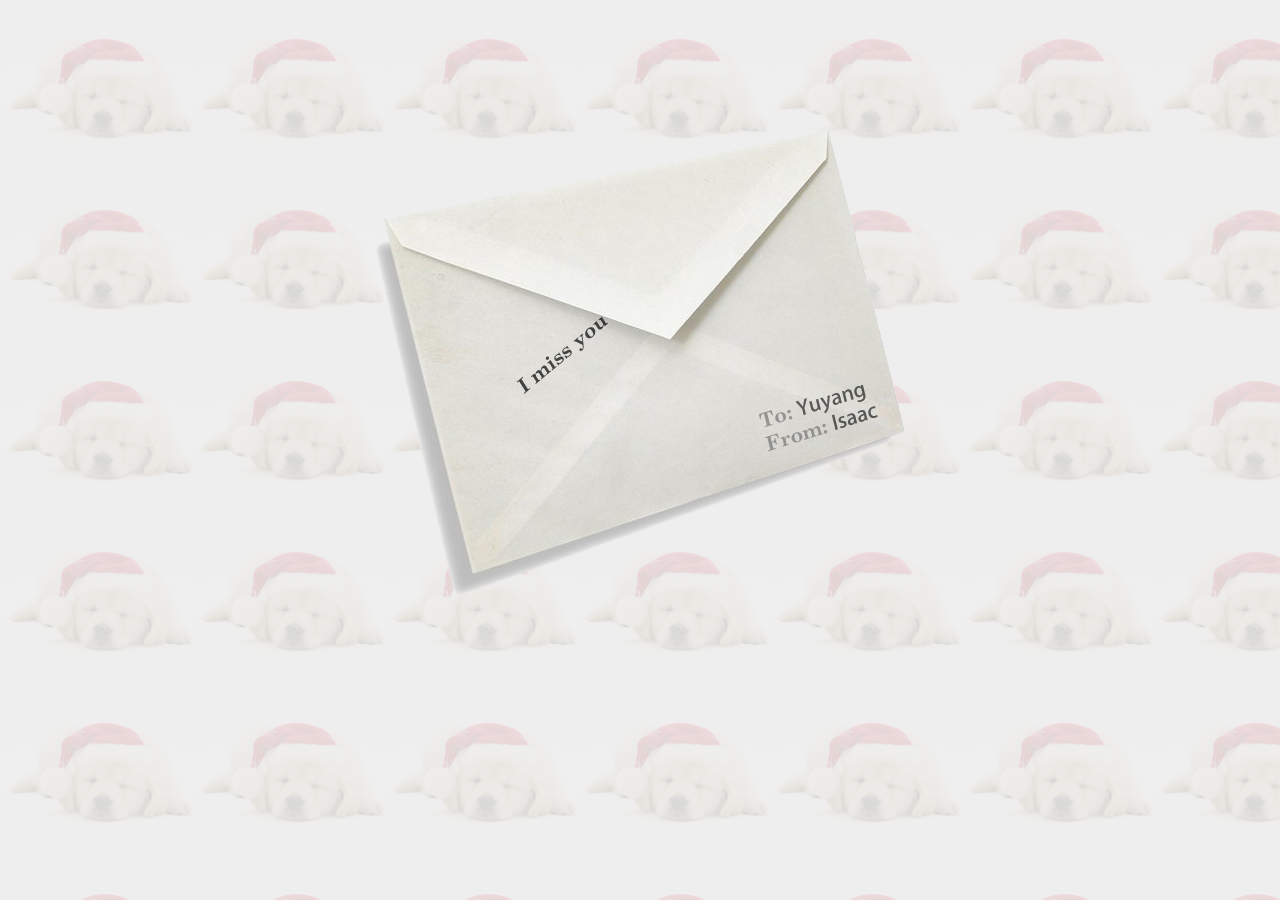
<file: girl/missyou/index.html>
<!DOCTYPE html>
<html>

<head>
  <title>I miss you, girl :)</title>
  <meta charset="UTF-8">

  <style>
    body {
      text-align: center;
      margin: 0px auto;
      background: #eee;
      background-image: url('doggie.png');
    }
    #letterimg {
      background: url('envelope.png');
      background-position: 0px 0px;
      height: 470px;
      width: 530px;
  
      margin: 0px auto;
      margin-top: 10%;
      position: relative;
    }
    #letterimg:hover {
      cursor: pointer;
      background-position: -530px 0px;
    }
  </style>

  <script src="jquery.min.js"></script>
  <script>
    function animateEnvelope() {
      $( "#letterimg" ).animate({
          opacity: 0,
          top: "-300px",
        }, 500, function() {
          window.location = 'letter.pdf'
        });
    }
  </script>
</head>

<body>
  <div id="letterimg" onclick="animateEnvelope();"></a>
</body>

</html>
</file>
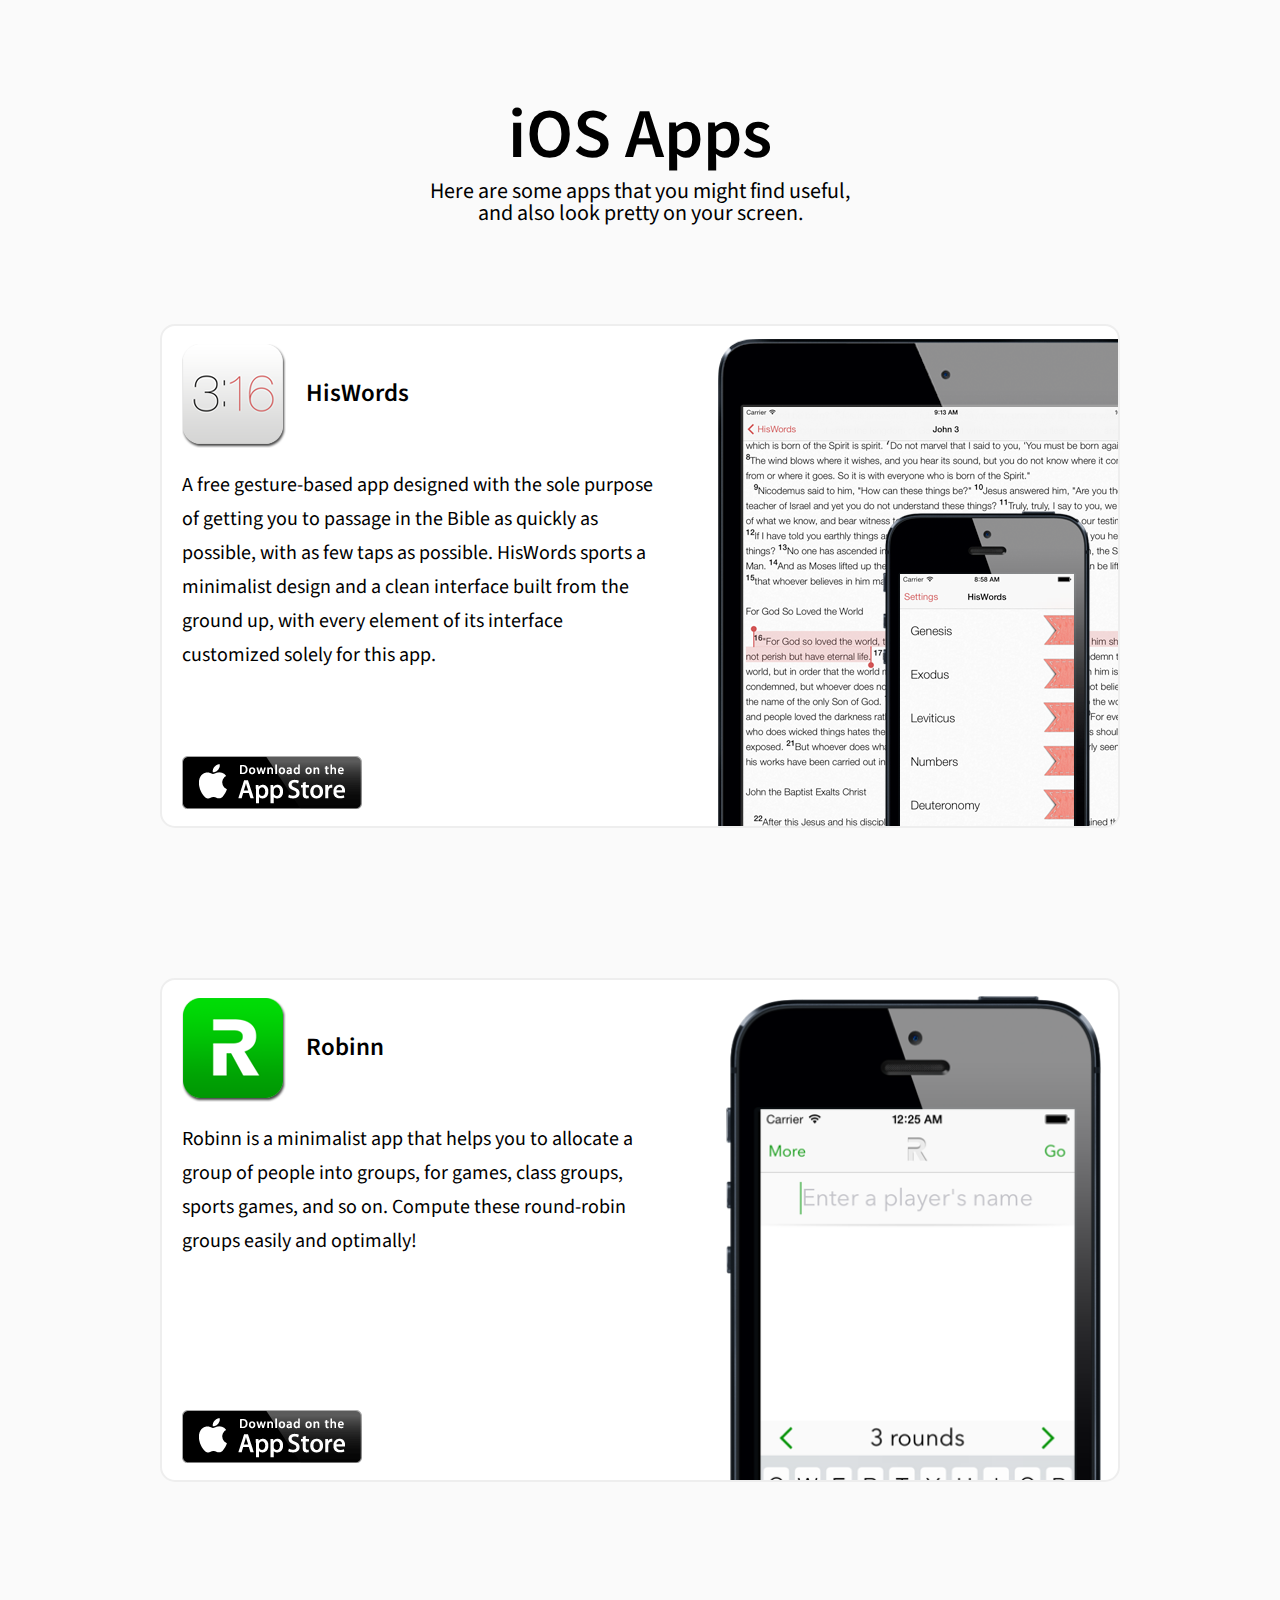
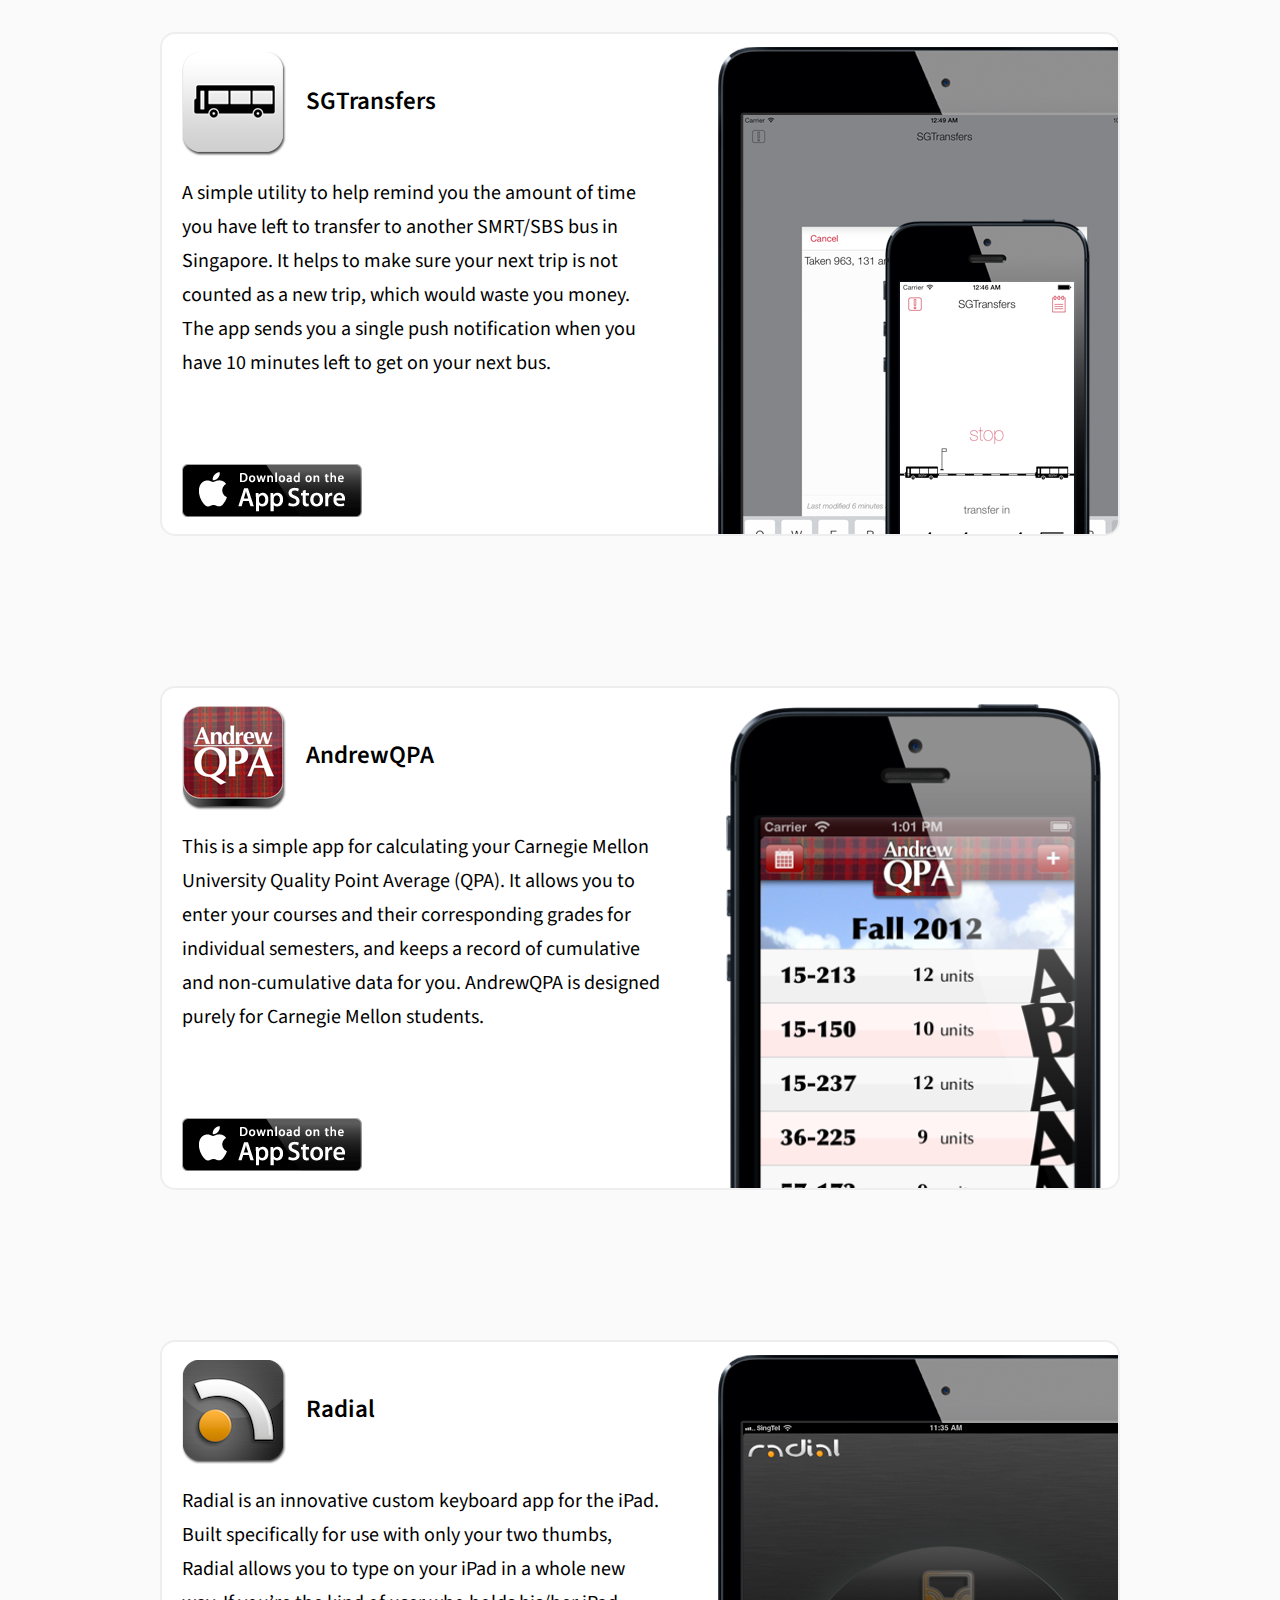
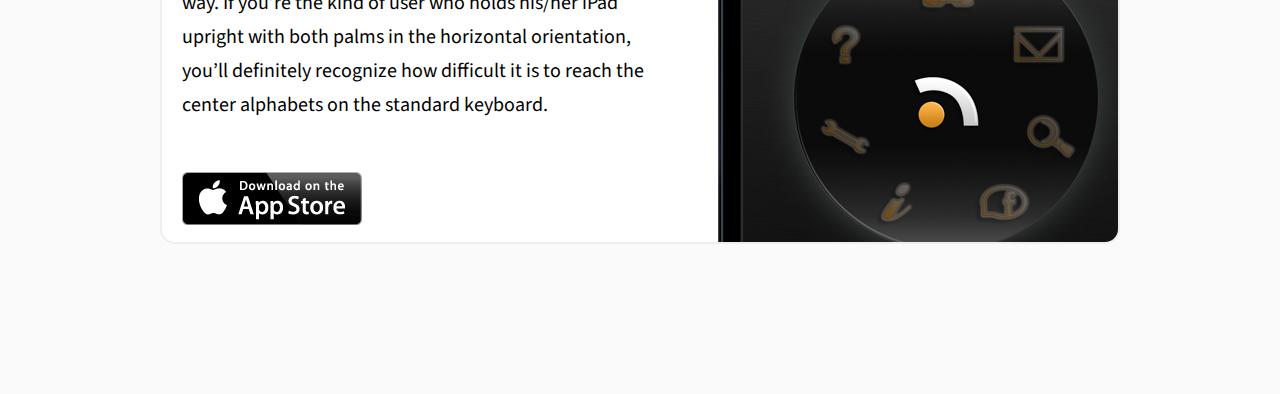
<file: home.html>
<!DOCTYPE html>
<html xmlns="http://www.w3.org/1999/xhtml" xml:lang="en">

<head>
    <!-- Metadata -->
    <title>Isaac Lim - iOS Apps</title>
    <meta http-equiv="Content-Type" content="text/html;charset=UTF-8" />
    <meta name="description" content="Isaac Lim's iOS Apps">

    <!-- CSS -->
    <link rel="stylesheet" type="text/css" href="css/reset.css" />
    <link rel="stylesheet" type="text/css" href="css/styles.css" />
    <link rel="shortcut icon" href="images/favicon.png" type="image/x-icon" />
    <link rel="icon" href="images/favicon.png" type="image/x-icon">

    <!-- Google Fonts -->
    <link href='http://fonts.googleapis.com/css?family=Source+Sans+Pro:400,600' rel='stylesheet' type='text/css'>

    <!-- Google Analytics code -->
    <script type="text/javascript">
        var _gaq = _gaq || [];
        _gaq.push(['_setAccount', 'UA-17401215-1']);
        _gaq.push(['_trackPageview']);

        (function() {
        var ga = document.createElement('script'); ga.type = 'text/javascript'; ga.async = true;
        ga.src = ('https:' == document.location.protocol ? 'https://ssl' : 'http://www') + '.google-analytics.com/ga.js';
        var s = document.getElementsByTagName('script')[0]; s.parentNode.insertBefore(ga, s);
        })();
    </script>
</head>

<body>
    <!-- Header -->
    <div id="nameTitle">
        <h1>iOS Apps</h1>
        <h2>Here are some apps that you might find useful,
            <br>and also look pretty on your screen.</h2>
    </div>

    <!-- Apps -->
    <div class="box" id="HisWords">
        <div class="appMeta">
            <img src="images/icon_hiswords.png" class="appIcon" alt="HisWords" />
            <h2>HisWords</h2>

            <p>A free gesture-based app designed with the sole purpose of getting you to passage in the Bible as quickly as possible, with as few taps as possible. HisWords sports a minimalist design and a clean interface built from the ground up, with every element of its interface customized solely for this app.</p>

            <a href="https://itunes.apple.com/us/app/hiswords/id591316766?mt=8" target="_blank">
                <img src="images/appstoreglossy.png" class="badge" alt="appstore" />
            </a>
        </div>

        <img src="images/ss_hiswords.png" class="appScreeniPad" alt="HisWords" />
    </div>


    <div class="box" id="Robinn">
        <div class="appMeta">
            <img src="images/icon_robinn.png" class="appIcon" alt="Robinn" />
            <h2>Robinn</h2>

            <p>Robinn is a minimalist app that helps you to allocate a group of people into groups, for games, class groups, sports games, and so on. Compute these round-robin groups easily and optimally!</p>

            <a href="https://itunes.apple.com/us/app/robinn/id670403801?mt=8" target="_blank">
                <img src="images/appstoreglossy.png" class="badge" alt="appstore" />
            </a>
        </div>

        <img src="images/ss_robinn.png" class="appScreen" alt="Robinn" />
    </div>


    <div class="box" id="SGTransfers">
        <div class="appMeta">
            <img src="images/icon_sgtransfers.png" class="appIcon" alt="SGTransfers" />
            <h2>SGTransfers</h2>

            <p>A simple utility to help remind you the amount of time you have left to transfer to another SMRT/SBS bus in Singapore. It helps to make sure your next trip is not counted as a new trip, which would waste you money. The app sends you a single push notification when you have 10 minutes left to get on your next bus.</p>

            <a href="https://itunes.apple.com/us/app/sgtransfers/id547871714?mt=8" target="_blank">
                <img src="images/appstoreglossy.png" class="badge" alt="appstore" />
            </a>
        </div>

        <img src="images/ss_sgtransfers.png" class="appScreeniPad" alt="SGTransfers" />
    </div>


    <div class="box" id="AndrewQPA">
        <div class="appMeta">
            <img src="images/icon_andrewqpa.png" class="appIcon" alt="AndrewQPA" />
            <h2>AndrewQPA</h2>

            <p>This is a simple app for calculating your Carnegie Mellon University Quality Point Average (QPA). It allows you to enter your courses and their corresponding grades for individual semesters, and keeps a record of cumulative and non-cumulative data for you. AndrewQPA is designed purely for Carnegie Mellon students.</p>

            <a href="http://itunes.apple.com/app/andrewqpa/id529449587?mt=8" target="_blank">
                <img src="images/appstoreglossy.png" class="badge" alt="appstore" />
            </a>
        </div>

        <img src="images/ss_andrewqpa.png" class="appScreen" alt="AndrewQPA" />
    </div>


    <div class="box" id="Radial">
        <div class="appMeta">
            <img src="images/icon_radial.png" class="appIcon" alt="Radial" />
            <h2>Radial</h2>

            <p>Radial is an innovative custom keyboard app for the iPad. Built specifically for use with only your two thumbs, Radial allows you to type on your iPad in a whole new way. If you’re the kind of user who holds his/her iPad upright with both palms in the horizontal orientation, you’ll definitely recognize how difficult it is to reach the center alphabets on the standard keyboard.</p>

            <a href="http://itunes.apple.com/us/app/radial/id411897256?mt=8" target="_blank">
                <img src="images/appstoreglossy.png" class="badge" alt="appstore" />
            </a>
        </div>

        <img src="images/ss_radial.png" class="appScreeniPad" alt="Radial" />
    </div>
</body>
</html>
</file>
<file: css/styles.css>
body {
    background: #fafafa;
    font-family: 'Source Sans Pro', sans-serif;
    font-size: 12px;
    width: 960px;
    margin-left: auto;
    margin-right: auto;
}

a {
    text-decoration: none;
    color: #ff6666;
}
a:hover {
    color: #525252;
}

/* Name */
#nameTitle {
    margin-top: 100px;
    text-align: center;
    color: #000000;
    margin-bottom: 100px;
}
#nameTitle h1 {
    font-size: 70px;
    font-weight: 600;
    margin-bottom: 10px;
}
#nameTitle h2 {
    font-size: 22px;
    font-weight: 400;
}
#nameTitle a {
    color: #000000;
}
#nameTitle a:hover {
    color: #000000;
}

/* Portfolio Boxes */
.box {
    height: 500px;
    margin-bottom: 150px;
    text-align: center;
    background: #ffffff;
    overflow: hidden;
    border: 2px solid #eee;
    border-radius: 15px;
}
.box .description {
    float: left;
    width: 305px;
    padding: 25px;
    text-align: left;
    margin-top: -4px;
}
.box .description h3 {
    font-size: 30px;
    font-weight: 600;
    margin-bottom: 10px;
}
.box p {
    clear: both;
    line-height: 170%;
    font-size: 20px;
    margin-bottom: 10px;
}
.box .description a {
    font-size: 20px;
}

.box .image {
    width: 600px;
    float: right;
}

.box .divider {
    float: left;
    display: block;
    width: 3px;
    height: 500px;
    border: 0px;
    margin-left: 2px;
}

.box .appMeta {
    width: 500px;
}

.box .appMeta .appIcon {
    float: left;
    display: block;
    margin-top: 18px;
    margin-left: 20px;
    margin-bottom: 20px;
}

.box .appMeta h2 {
    float: left;
    margin-top: 55px;
    margin-left: 20px;
    font-size: 25px;
    font-weight: 600;
    color: #000000;
}

.box .appMeta .badge {
    clear: both;
    display: block;
    margin-left: 20px;
    margin-top: 98px;
}

.box .appMeta p {
    height: 190px;
    text-align: left;
    margin-left: 20px;
}

.box .appScreen {
    float: right;
    width: 400px;
    margin-top: -470px;
    margin-right: 5px;
}

.box .appScreeniPad {
    float: right;
    width: 400px;
    margin-top: -470px;
}
</file>
